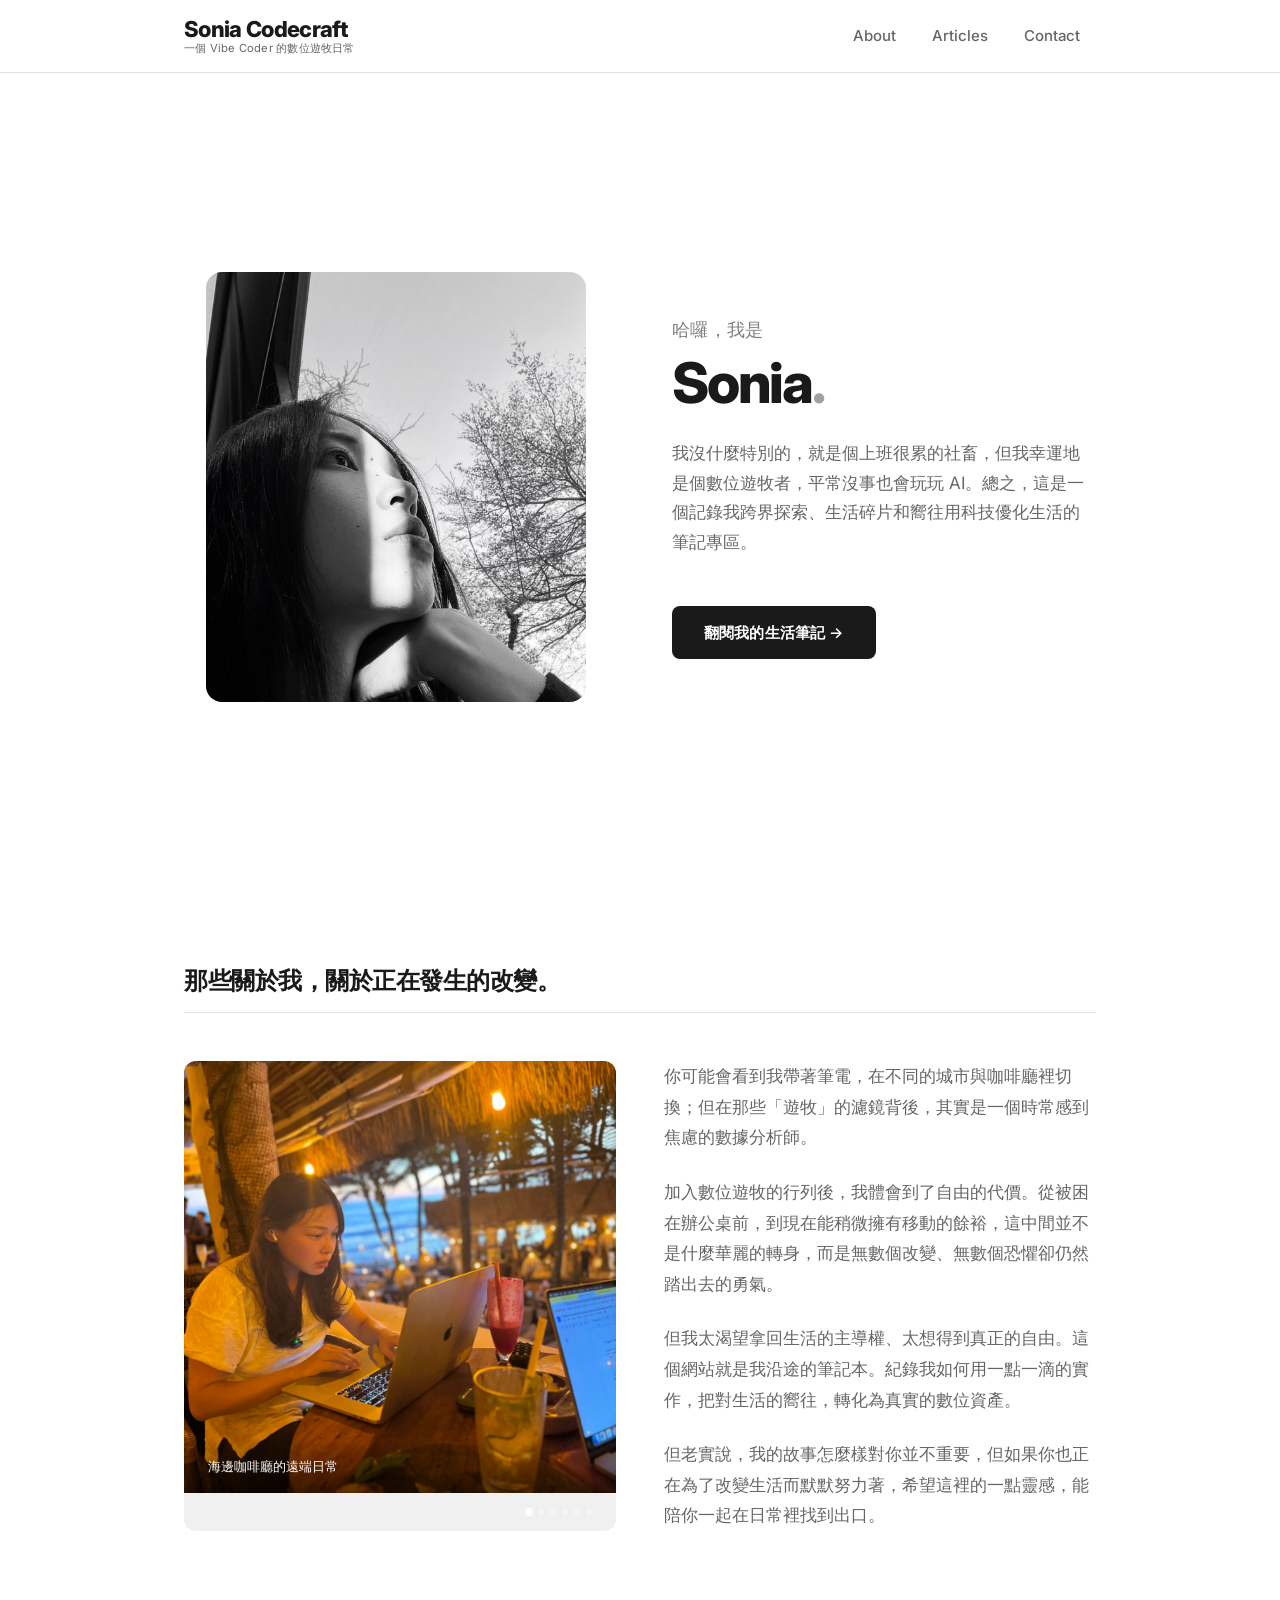
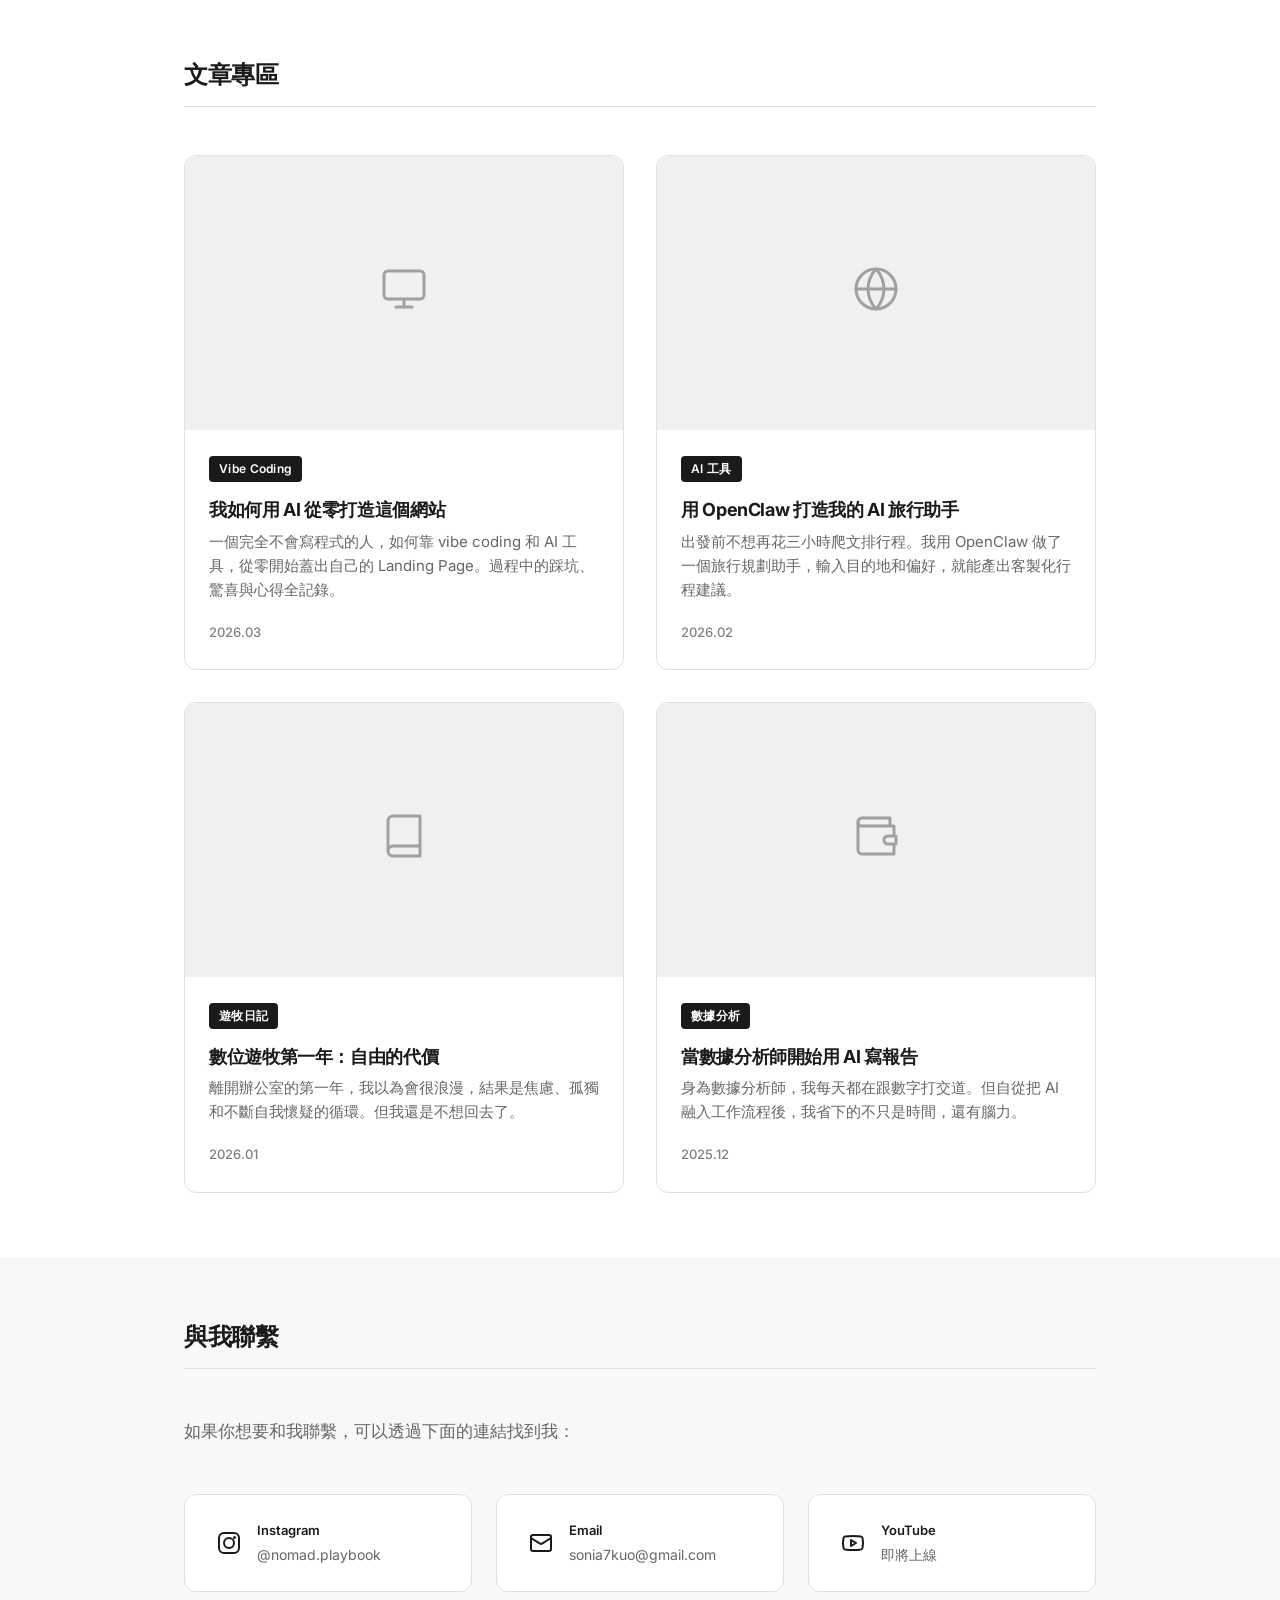
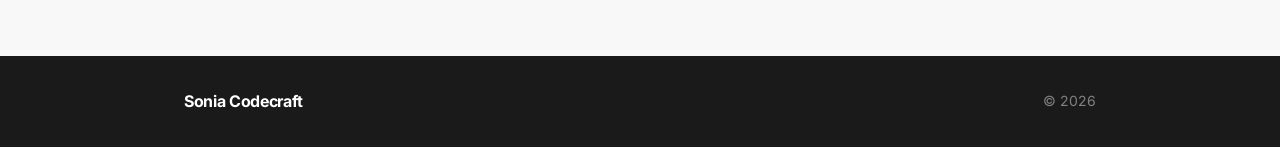
<file: index.html>
<!DOCTYPE html>
<html lang="zh-TW">

<head>
    <meta charset="UTF-8">
    <meta name="viewport" content="width=device-width, initial-scale=1.0">
    <meta name="description" content="Sonia — Data analyst, digital nomad, and creator. Building clean digital experiences with data logic, creative vision, and AI tools.">
    <meta name="author" content="Sonia">
    <meta name="robots" content="index, follow">

    <!-- Open Graph -->
    <meta property="og:type" content="website">
    <meta property="og:title" content="Sonia Codecraft｜一個 Vibe Coder 的數位遊牧日常">
    <meta property="og:description" content="Building clean digital experiences with data logic, creative vision, and AI tools.">
    <meta property="og:locale" content="en_US">

    <title>Sonia Codecraft｜一個 Vibe Coder 的數位遊牧日常</title>
    <link rel="preconnect" href="https://fonts.googleapis.com">
    <link rel="preconnect" href="https://fonts.gstatic.com" crossorigin>
    <link href="https://fonts.googleapis.com/css2?family=Inter:wght@400;500;600;700;800&display=swap" rel="stylesheet">
    <link rel="stylesheet" href="index.css">
</head>

<body>
    <!-- Header -->
    <header class="header">
        <div class="container">
            <a href="#hero" class="logo">
                <span class="logo-text">
                    <span class="logo-title">Sonia Codecraft</span>
                    <span class="logo-subtitle">一個 Vibe Coder 的數位遊牧日常</span>
                </span>
            </a>
            <nav class="nav" id="mainNav">
                <a href="#about" class="nav-link">About</a>
                <a href="#projects" class="nav-link">Articles</a>
                <a href="#connect" class="nav-link">Contact</a>
            </nav>
            <button class="menu-toggle" id="menuToggle" aria-label="Toggle menu">
                <span></span>
                <span></span>
                <span></span>
            </button>
        </div>
    </header>

    <!-- Hero -->
    <section id="hero" class="hero">
        <div class="container hero-layout">
            <div class="hero-image">
                <img src="images/articles/hero2.png" alt="Sonia">
            </div>
            <div class="hero-text">
                <p class="hero-greeting">哈囉，我是</p>
                <h1 class="hero-name">Sonia<span class="hero-dot">.</span></h1>
                <p class="hero-description">我沒什麼特別的，就是個上班很累的社畜，但我幸運地是個數位遊牧者，平常沒事也會玩玩 AI。總之，這是一個記錄我跨界探索、生活碎片和嚮往用科技優化生活的筆記專區。</p>
                <a href="#projects" class="hero-cta">翻閱我的生活筆記 →</a>
            </div>
        </div>
    </section>

    <!-- About -->
    <section id="about" class="section">
        <div class="container">
            <h2 class="section-heading">那些關於我，關於正在發生的改變。</h2>
            <div class="about-layout">
                <div class="about-carousel" id="aboutCarousel">
                    <div class="about-carousel-track" id="aboutCarouselTrack">
                        <div class="about-carousel-slide">
                            <img src="images/articles/nomad1.jpeg" alt="海邊咖啡廳工作">
                            <span class="about-carousel-caption">海邊咖啡廳的遠端日常</span>
                        </div>
                        <div class="about-carousel-slide">
                            <img src="images/articles/Nomad2.png" alt="背包出發">
                            <span class="about-carousel-caption">背起背包，走在路上</span>
                        </div>
                        <div class="about-carousel-slide">
                            <img src="images/articles/Nomad3.png" alt="與毛孩的相遇">
                            <span class="about-carousel-caption">旅途中的毛孩相遇</span>
                        </div>
                        <div class="about-carousel-slide">
                            <img src="images/articles/Nomad4.png" alt="機場出發">
                            <span class="about-carousel-caption">又一次的出發</span>
                        </div>
                        <div class="about-carousel-slide">
                            <img src="images/articles/Nomad5.png" alt="咖啡廳窗邊工作">
                            <span class="about-carousel-caption">窗邊的工作角落</span>
                        </div>
                        <div class="about-carousel-slide">
                            <img src="images/articles/Nomad6.png" alt="咖啡時光">
                            <span class="about-carousel-caption">一杯咖啡的時光</span>
                        </div>
                    </div>
                    <div class="about-carousel-dots" id="aboutCarouselDots">
                        <span class="about-carousel-dot active" data-index="0"></span>
                        <span class="about-carousel-dot" data-index="1"></span>
                        <span class="about-carousel-dot" data-index="2"></span>
                        <span class="about-carousel-dot" data-index="3"></span>
                        <span class="about-carousel-dot" data-index="4"></span>
                        <span class="about-carousel-dot" data-index="5"></span>
                    </div>
                </div>
                <div class="about-content">
                    <p>你可能會看到我帶著筆電，在不同的城市與咖啡廳裡切換；但在那些「遊牧」的濾鏡背後，其實是一個時常感到焦慮的數據分析師。</p>
                    <p>加入數位遊牧的行列後，我體會到了自由的代價。從被困在辦公桌前，到現在能稍微擁有移動的餘裕，這中間並不是什麼華麗的轉身，而是無數個改變、無數個恐懼卻仍然踏出去的勇氣。</p>
                    <p>但我太渴望拿回生活的主導權、太想得到真正的自由。這個網站就是我沿途的筆記本。紀錄我如何用一點一滴的實作，把對生活的嚮往，轉化為真實的數位資產。</p>
                    <p>但老實說，我的故事怎麼樣對你並不重要，但如果你也正在為了改變生活而默默努力著，希望這裡的一點靈感，能陪你一起在日常裡找到出口。</p>
                </div>
            </div>
        </div>
    </section>

    <!-- Projects -->
    <section id="projects" class="section">
        <div class="container">
            <h2 class="section-heading">文章專區</h2>
            <div class="projects-grid">
                <a href="article-vibe-coding.html" class="project-card">
                    <div class="project-image">
                        <div class="project-placeholder">
                            <svg width="48" height="48" viewBox="0 0 24 24" fill="none" stroke="currentColor" stroke-width="1.5" stroke-linecap="round" stroke-linejoin="round"><rect x="2" y="3" width="20" height="14" rx="2"/><path d="M8 21h8"/><path d="M12 17v4"/></svg>
                        </div>
                    </div>
                    <div class="project-content">
                        <span class="project-tag">Vibe Coding</span>
                        <h3 class="project-title">我如何用 AI 從零打造這個網站</h3>
                        <p class="project-desc">一個完全不會寫程式的人，如何靠 vibe coding 和 AI 工具，從零開始蓋出自己的 Landing Page。過程中的踩坑、驚喜與心得全記錄。</p>
                        <span class="project-date">2026.03</span>
                    </div>
                </a>
                <a href="article-openclaw.html" class="project-card">
                    <div class="project-image">
                        <div class="project-placeholder">
                            <svg width="48" height="48" viewBox="0 0 24 24" fill="none" stroke="currentColor" stroke-width="1.5" stroke-linecap="round" stroke-linejoin="round"><circle cx="12" cy="12" r="10"/><path d="M2 12h20"/><path d="M12 2a15.3 15.3 0 0 1 4 10 15.3 15.3 0 0 1-4 10 15.3 15.3 0 0 1-4-10 15.3 15.3 0 0 1 4-10z"/></svg>
                        </div>
                    </div>
                    <div class="project-content">
                        <span class="project-tag">AI 工具</span>
                        <h3 class="project-title">用 OpenClaw 打造我的 AI 旅行助手</h3>
                        <p class="project-desc">出發前不想再花三小時爬文排行程。我用 OpenClaw 做了一個旅行規劃助手，輸入目的地和偏好，就能產出客製化行程建議。</p>
                        <span class="project-date">2026.02</span>
                    </div>
                </a>
                <a href="article-nomad.html" class="project-card">
                    <div class="project-image">
                        <div class="project-placeholder">
                            <svg width="48" height="48" viewBox="0 0 24 24" fill="none" stroke="currentColor" stroke-width="1.5" stroke-linecap="round" stroke-linejoin="round"><path d="M4 19.5v-15A2.5 2.5 0 0 1 6.5 2H20v20H6.5a2.5 2.5 0 0 1 0-5H20"/></svg>
                        </div>
                    </div>
                    <div class="project-content">
                        <span class="project-tag">遊牧日記</span>
                        <h3 class="project-title">數位遊牧第一年：自由的代價</h3>
                        <p class="project-desc">離開辦公室的第一年，我以為會很浪漫，結果是焦慮、孤獨和不斷自我懷疑的循環。但我還是不想回去了。</p>
                        <span class="project-date">2026.01</span>
                    </div>
                </a>
                <a href="article-data-ai.html" class="project-card">
                    <div class="project-image">
                        <div class="project-placeholder">
                            <svg width="48" height="48" viewBox="0 0 24 24" fill="none" stroke="currentColor" stroke-width="1.5" stroke-linecap="round" stroke-linejoin="round"><path d="M21 12V7H5a2 2 0 0 1 0-4h14v4"/><path d="M3 5v14a2 2 0 0 0 2 2h16v-5"/><path d="M18 12a2 2 0 0 0 0 4h4v-4Z"/></svg>
                        </div>
                    </div>
                    <div class="project-content">
                        <span class="project-tag">數據分析</span>
                        <h3 class="project-title">當數據分析師開始用 AI 寫報告</h3>
                        <p class="project-desc">身為數據分析師，我每天都在跟數字打交道。但自從把 AI 融入工作流程後，我省下的不只是時間，還有腦力。</p>
                        <span class="project-date">2025.12</span>
                    </div>
                </a>
            </div>
        </div>
    </section>

    <!-- Connect -->
    <section id="connect" class="section section-alt">
        <div class="container">
            <h2 class="section-heading">與我聯繫</h2>
            <p class="connect-subtitle">如果你想要和我聯繫，可以透過下面的連結找到我：</p>
            <div class="connect-links">
                <a href="https://www.instagram.com/nomad.playbook" target="_blank" rel="noopener" class="connect-card">
                    <svg width="24" height="24" viewBox="0 0 24 24" fill="none" stroke="currentColor" stroke-width="2" stroke-linecap="round" stroke-linejoin="round"><rect x="2" y="2" width="20" height="20" rx="5"/><circle cx="12" cy="12" r="5"/><circle cx="17.5" cy="6.5" r="1.5" fill="currentColor" stroke="none"/></svg>
                    <div class="connect-card-text">
                        <span class="connect-card-label">Instagram</span>
                        <span class="connect-card-handle">@nomad.playbook</span>
                    </div>
                </a>
                <a href="mailto:sonia7kuo@gmail.com" class="connect-card">
                    <svg width="24" height="24" viewBox="0 0 24 24" fill="none" stroke="currentColor" stroke-width="2" stroke-linecap="round" stroke-linejoin="round"><rect x="2" y="4" width="20" height="16" rx="2"/><path d="m22 7-8.97 5.7a1.94 1.94 0 0 1-2.06 0L2 7"/></svg>
                    <div class="connect-card-text">
                        <span class="connect-card-label">Email</span>
                        <span class="connect-card-handle">sonia7kuo@gmail.com</span>
                    </div>
                </a>
                <a href="#" class="connect-card connect-card-soon">
                    <svg width="24" height="24" viewBox="0 0 24 24" fill="none" stroke="currentColor" stroke-width="2" stroke-linecap="round" stroke-linejoin="round"><path d="M2.5 17a24.12 24.12 0 0 1 0-10 2 2 0 0 1 1.4-1.4 49.56 49.56 0 0 1 16.2 0A2 2 0 0 1 21.5 7a24.12 24.12 0 0 1 0 10 2 2 0 0 1-1.4 1.4 49.55 49.55 0 0 1-16.2 0A2 2 0 0 1 2.5 17"/><path d="m10 15 5-3-5-3z"/></svg>
                    <div class="connect-card-text">
                        <span class="connect-card-label">YouTube</span>
                        <span class="connect-card-handle">即將上線</span>
                    </div>
                </a>
            </div>
        </div>
    </section>

    <!-- Footer -->
    <footer class="footer">
        <div class="container">
            <div class="footer-simple">
                <span class="footer-name">Sonia Codecraft</span>
                <span class="footer-copy">© 2026</span>
            </div>
        </div>
    </footer>

    <script src="main.js"></script>
</body>

</html>
</file>
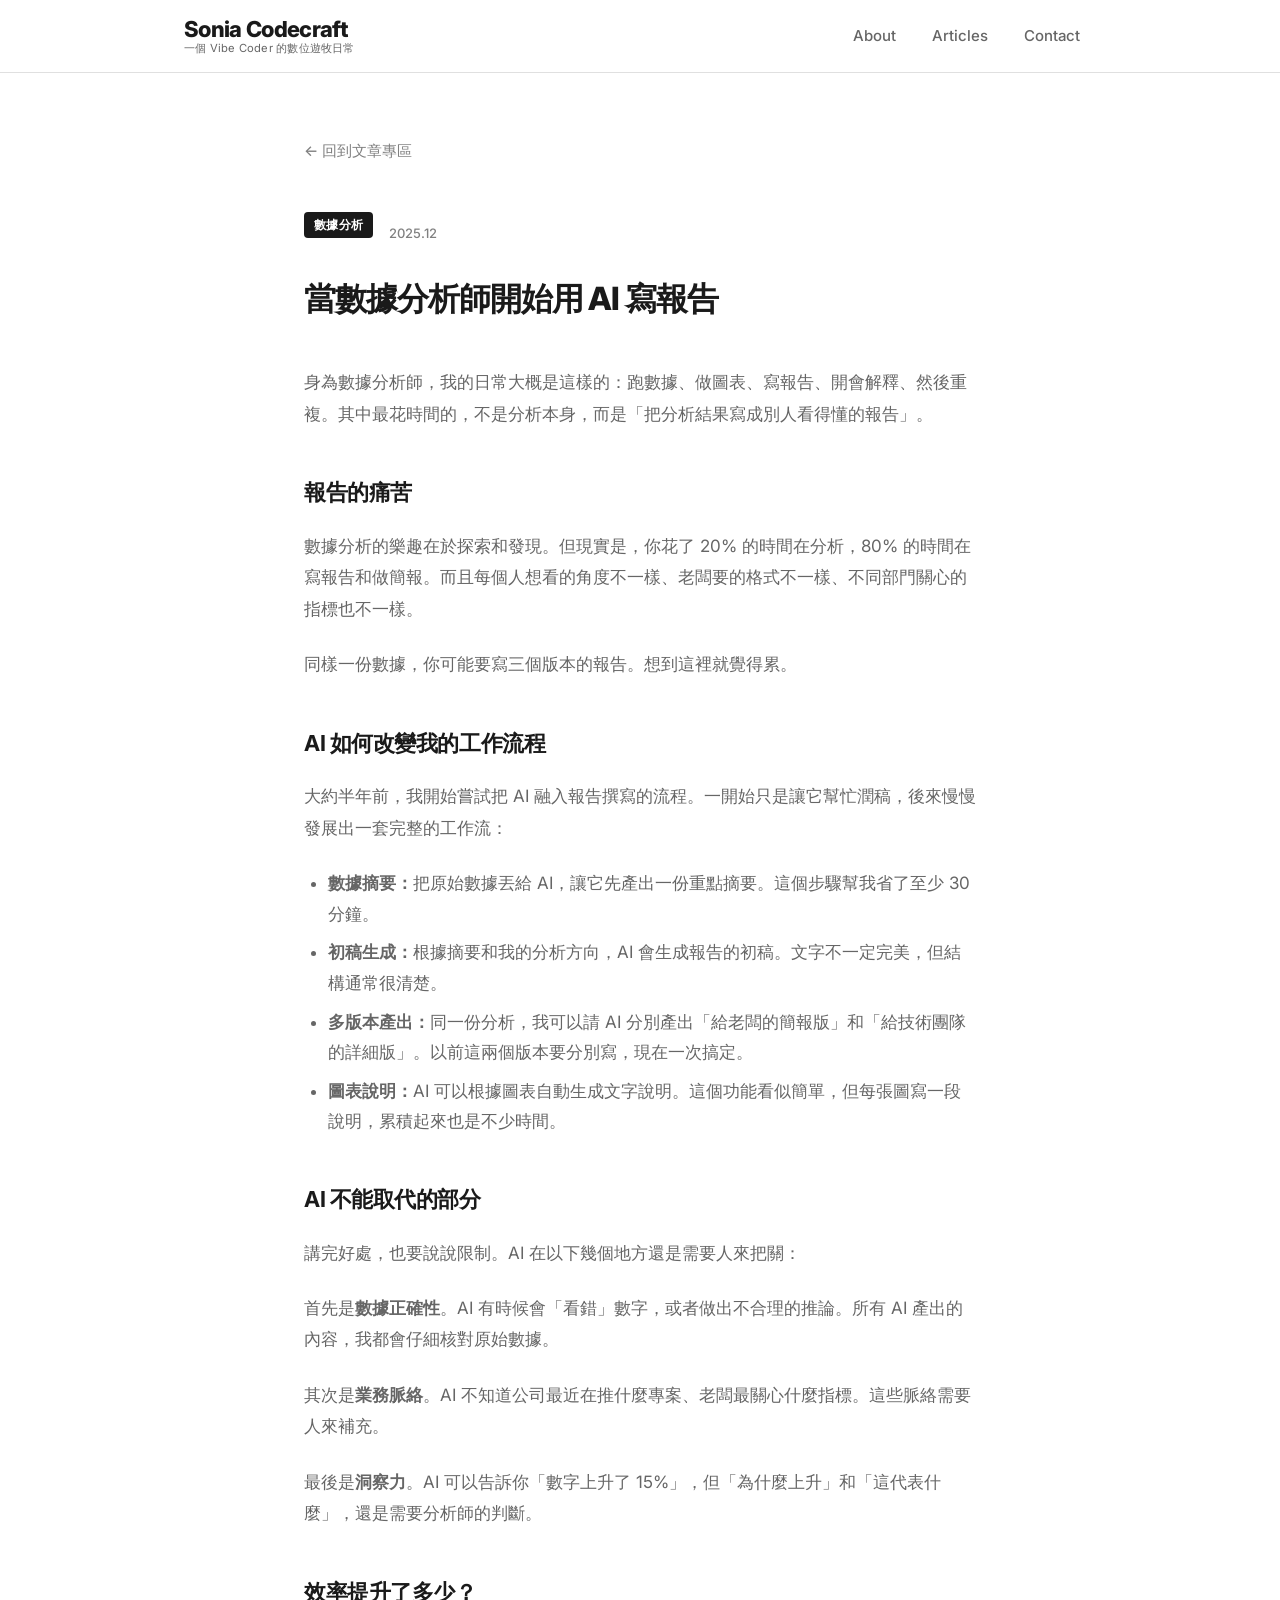
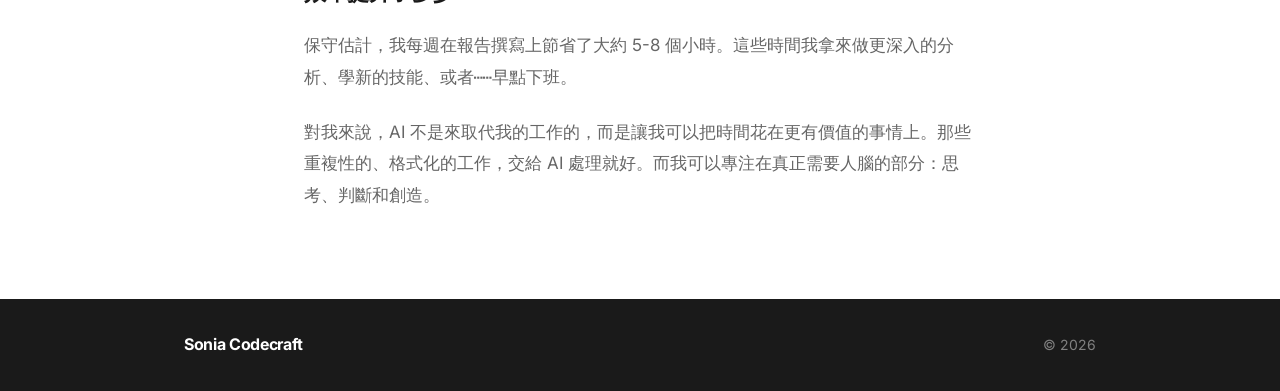
<file: article-data-ai.html>
<!DOCTYPE html>
<html lang="zh-TW">

<head>
    <meta charset="UTF-8">
    <meta name="viewport" content="width=device-width, initial-scale=1.0">
    <title>當數據分析師開始用 AI 寫報告｜Sonia Codecraft</title>
    <link rel="preconnect" href="https://fonts.googleapis.com">
    <link rel="preconnect" href="https://fonts.gstatic.com" crossorigin>
    <link href="https://fonts.googleapis.com/css2?family=Inter:wght@400;500;600;700;800&display=swap" rel="stylesheet">
    <link rel="stylesheet" href="index.css">
</head>

<body>
    <!-- Header -->
    <header class="header">
        <div class="container">
            <a href="index.html#hero" class="logo">
                <span class="logo-text">
                    <span class="logo-title">Sonia Codecraft</span>
                    <span class="logo-subtitle">一個 Vibe Coder 的數位遊牧日常</span>
                </span>
            </a>
            <nav class="nav" id="mainNav">
                <a href="index.html#about" class="nav-link">About</a>
                <a href="index.html#projects" class="nav-link">Articles</a>
                <a href="index.html#connect" class="nav-link">Contact</a>
            </nav>
            <button class="menu-toggle" id="menuToggle" aria-label="Toggle menu">
                <span></span>
                <span></span>
                <span></span>
            </button>
        </div>
    </header>

    <!-- Article -->
    <article class="article">
        <div class="container">
            <a href="index.html#projects" class="article-back">← 回到文章專區</a>
            <div class="article-meta">
                <span class="project-tag">數據分析</span>
                <span class="article-date">2025.12</span>
            </div>
            <h1 class="article-title">當數據分析師開始用 AI 寫報告</h1>

            <div class="article-body">
                <p>身為數據分析師，我的日常大概是這樣的：跑數據、做圖表、寫報告、開會解釋、然後重複。其中最花時間的，不是分析本身，而是「把分析結果寫成別人看得懂的報告」。</p>

                <h2>報告的痛苦</h2>
                <p>數據分析的樂趣在於探索和發現。但現實是，你花了 20% 的時間在分析，80% 的時間在寫報告和做簡報。而且每個人想看的角度不一樣、老闆要的格式不一樣、不同部門關心的指標也不一樣。</p>
                <p>同樣一份數據，你可能要寫三個版本的報告。想到這裡就覺得累。</p>

                <h2>AI 如何改變我的工作流程</h2>
                <p>大約半年前，我開始嘗試把 AI 融入報告撰寫的流程。一開始只是讓它幫忙潤稿，後來慢慢發展出一套完整的工作流：</p>
                <ul>
                    <li><strong>數據摘要：</strong>把原始數據丟給 AI，讓它先產出一份重點摘要。這個步驟幫我省了至少 30 分鐘。</li>
                    <li><strong>初稿生成：</strong>根據摘要和我的分析方向，AI 會生成報告的初稿。文字不一定完美，但結構通常很清楚。</li>
                    <li><strong>多版本產出：</strong>同一份分析，我可以請 AI 分別產出「給老闆的簡報版」和「給技術團隊的詳細版」。以前這兩個版本要分別寫，現在一次搞定。</li>
                    <li><strong>圖表說明：</strong>AI 可以根據圖表自動生成文字說明。這個功能看似簡單，但每張圖寫一段說明，累積起來也是不少時間。</li>
                </ul>

                <h2>AI 不能取代的部分</h2>
                <p>講完好處，也要說說限制。AI 在以下幾個地方還是需要人來把關：</p>
                <p>首先是<strong>數據正確性</strong>。AI 有時候會「看錯」數字，或者做出不合理的推論。所有 AI 產出的內容，我都會仔細核對原始數據。</p>
                <p>其次是<strong>業務脈絡</strong>。AI 不知道公司最近在推什麼專案、老闆最關心什麼指標。這些脈絡需要人來補充。</p>
                <p>最後是<strong>洞察力</strong>。AI 可以告訴你「數字上升了 15%」，但「為什麼上升」和「這代表什麼」，還是需要分析師的判斷。</p>

                <h2>效率提升了多少？</h2>
                <p>保守估計，我每週在報告撰寫上節省了大約 5-8 個小時。這些時間我拿來做更深入的分析、學新的技能、或者⋯⋯早點下班。</p>
                <p>對我來說，AI 不是來取代我的工作的，而是讓我可以把時間花在更有價值的事情上。那些重複性的、格式化的工作，交給 AI 處理就好。而我可以專注在真正需要人腦的部分：思考、判斷和創造。</p>
            </div>
        </div>
    </article>

    <!-- Footer -->
    <footer class="footer">
        <div class="container">
            <div class="footer-simple">
                <span class="footer-name">Sonia Codecraft</span>
                <span class="footer-copy">© 2026</span>
            </div>
        </div>
    </footer>

    <script src="main.js"></script>
</body>

</html>
</file>
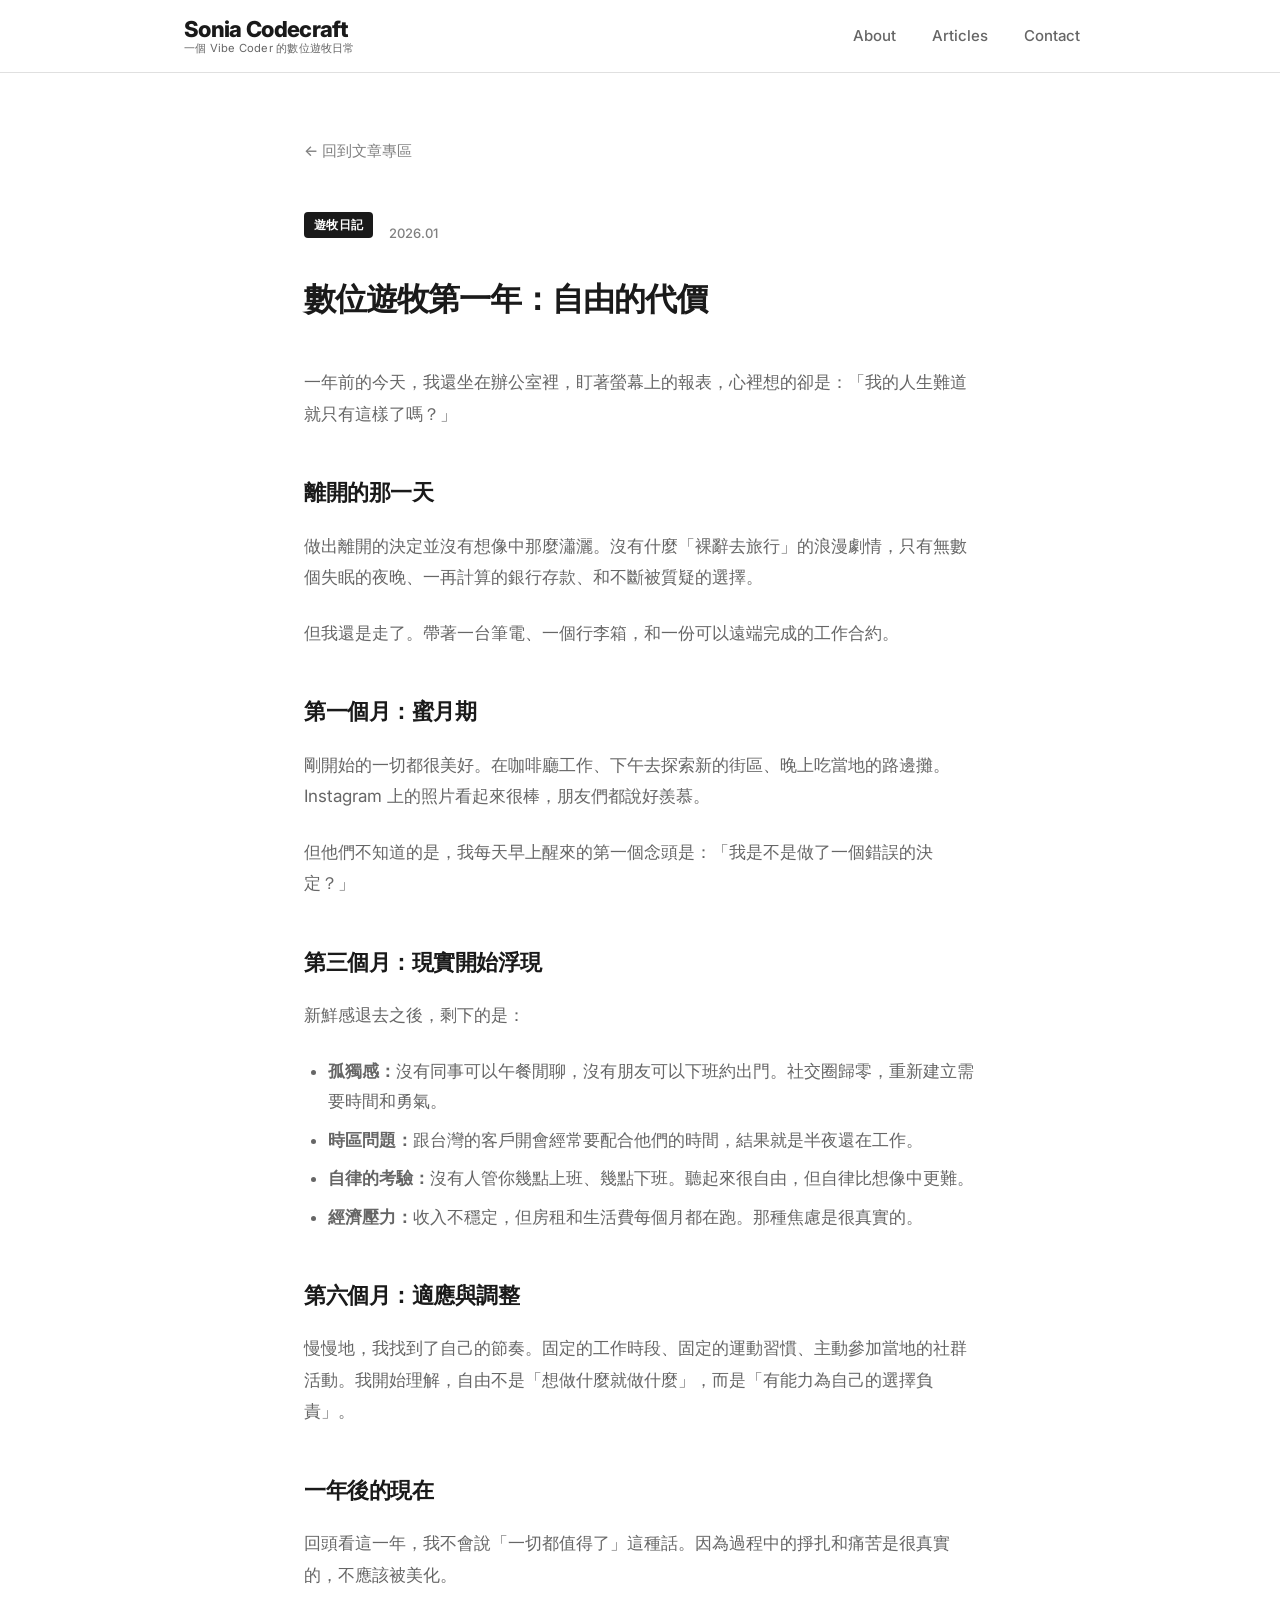
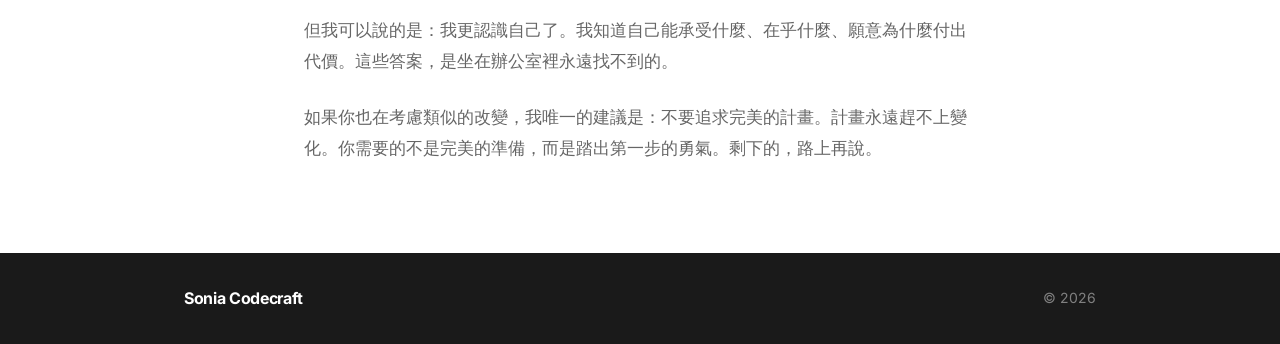
<file: article-nomad.html>
<!DOCTYPE html>
<html lang="zh-TW">

<head>
    <meta charset="UTF-8">
    <meta name="viewport" content="width=device-width, initial-scale=1.0">
    <title>數位遊牧第一年：自由的代價｜Sonia Codecraft</title>
    <link rel="preconnect" href="https://fonts.googleapis.com">
    <link rel="preconnect" href="https://fonts.gstatic.com" crossorigin>
    <link href="https://fonts.googleapis.com/css2?family=Inter:wght@400;500;600;700;800&display=swap" rel="stylesheet">
    <link rel="stylesheet" href="index.css">
</head>

<body>
    <!-- Header -->
    <header class="header">
        <div class="container">
            <a href="index.html#hero" class="logo">
                <span class="logo-text">
                    <span class="logo-title">Sonia Codecraft</span>
                    <span class="logo-subtitle">一個 Vibe Coder 的數位遊牧日常</span>
                </span>
            </a>
            <nav class="nav" id="mainNav">
                <a href="index.html#about" class="nav-link">About</a>
                <a href="index.html#projects" class="nav-link">Articles</a>
                <a href="index.html#connect" class="nav-link">Contact</a>
            </nav>
            <button class="menu-toggle" id="menuToggle" aria-label="Toggle menu">
                <span></span>
                <span></span>
                <span></span>
            </button>
        </div>
    </header>

    <!-- Article -->
    <article class="article">
        <div class="container">
            <a href="index.html#projects" class="article-back">← 回到文章專區</a>
            <div class="article-meta">
                <span class="project-tag">遊牧日記</span>
                <span class="article-date">2026.01</span>
            </div>
            <h1 class="article-title">數位遊牧第一年：自由的代價</h1>

            <div class="article-body">
                <p>一年前的今天，我還坐在辦公室裡，盯著螢幕上的報表，心裡想的卻是：「我的人生難道就只有這樣了嗎？」</p>

                <h2>離開的那一天</h2>
                <p>做出離開的決定並沒有想像中那麼瀟灑。沒有什麼「裸辭去旅行」的浪漫劇情，只有無數個失眠的夜晚、一再計算的銀行存款、和不斷被質疑的選擇。</p>
                <p>但我還是走了。帶著一台筆電、一個行李箱，和一份可以遠端完成的工作合約。</p>

                <h2>第一個月：蜜月期</h2>
                <p>剛開始的一切都很美好。在咖啡廳工作、下午去探索新的街區、晚上吃當地的路邊攤。Instagram 上的照片看起來很棒，朋友們都說好羨慕。</p>
                <p>但他們不知道的是，我每天早上醒來的第一個念頭是：「我是不是做了一個錯誤的決定？」</p>

                <h2>第三個月：現實開始浮現</h2>
                <p>新鮮感退去之後，剩下的是：</p>
                <ul>
                    <li><strong>孤獨感：</strong>沒有同事可以午餐閒聊，沒有朋友可以下班約出門。社交圈歸零，重新建立需要時間和勇氣。</li>
                    <li><strong>時區問題：</strong>跟台灣的客戶開會經常要配合他們的時間，結果就是半夜還在工作。</li>
                    <li><strong>自律的考驗：</strong>沒有人管你幾點上班、幾點下班。聽起來很自由，但自律比想像中更難。</li>
                    <li><strong>經濟壓力：</strong>收入不穩定，但房租和生活費每個月都在跑。那種焦慮是很真實的。</li>
                </ul>

                <h2>第六個月：適應與調整</h2>
                <p>慢慢地，我找到了自己的節奏。固定的工作時段、固定的運動習慣、主動參加當地的社群活動。我開始理解，自由不是「想做什麼就做什麼」，而是「有能力為自己的選擇負責」。</p>

                <h2>一年後的現在</h2>
                <p>回頭看這一年，我不會說「一切都值得了」這種話。因為過程中的掙扎和痛苦是很真實的，不應該被美化。</p>
                <p>但我可以說的是：我更認識自己了。我知道自己能承受什麼、在乎什麼、願意為什麼付出代價。這些答案，是坐在辦公室裡永遠找不到的。</p>
                <p>如果你也在考慮類似的改變，我唯一的建議是：不要追求完美的計畫。計畫永遠趕不上變化。你需要的不是完美的準備，而是踏出第一步的勇氣。剩下的，路上再說。</p>
            </div>
        </div>
    </article>

    <!-- Footer -->
    <footer class="footer">
        <div class="container">
            <div class="footer-simple">
                <span class="footer-name">Sonia Codecraft</span>
                <span class="footer-copy">© 2026</span>
            </div>
        </div>
    </footer>

    <script src="main.js"></script>
</body>

</html>
</file>
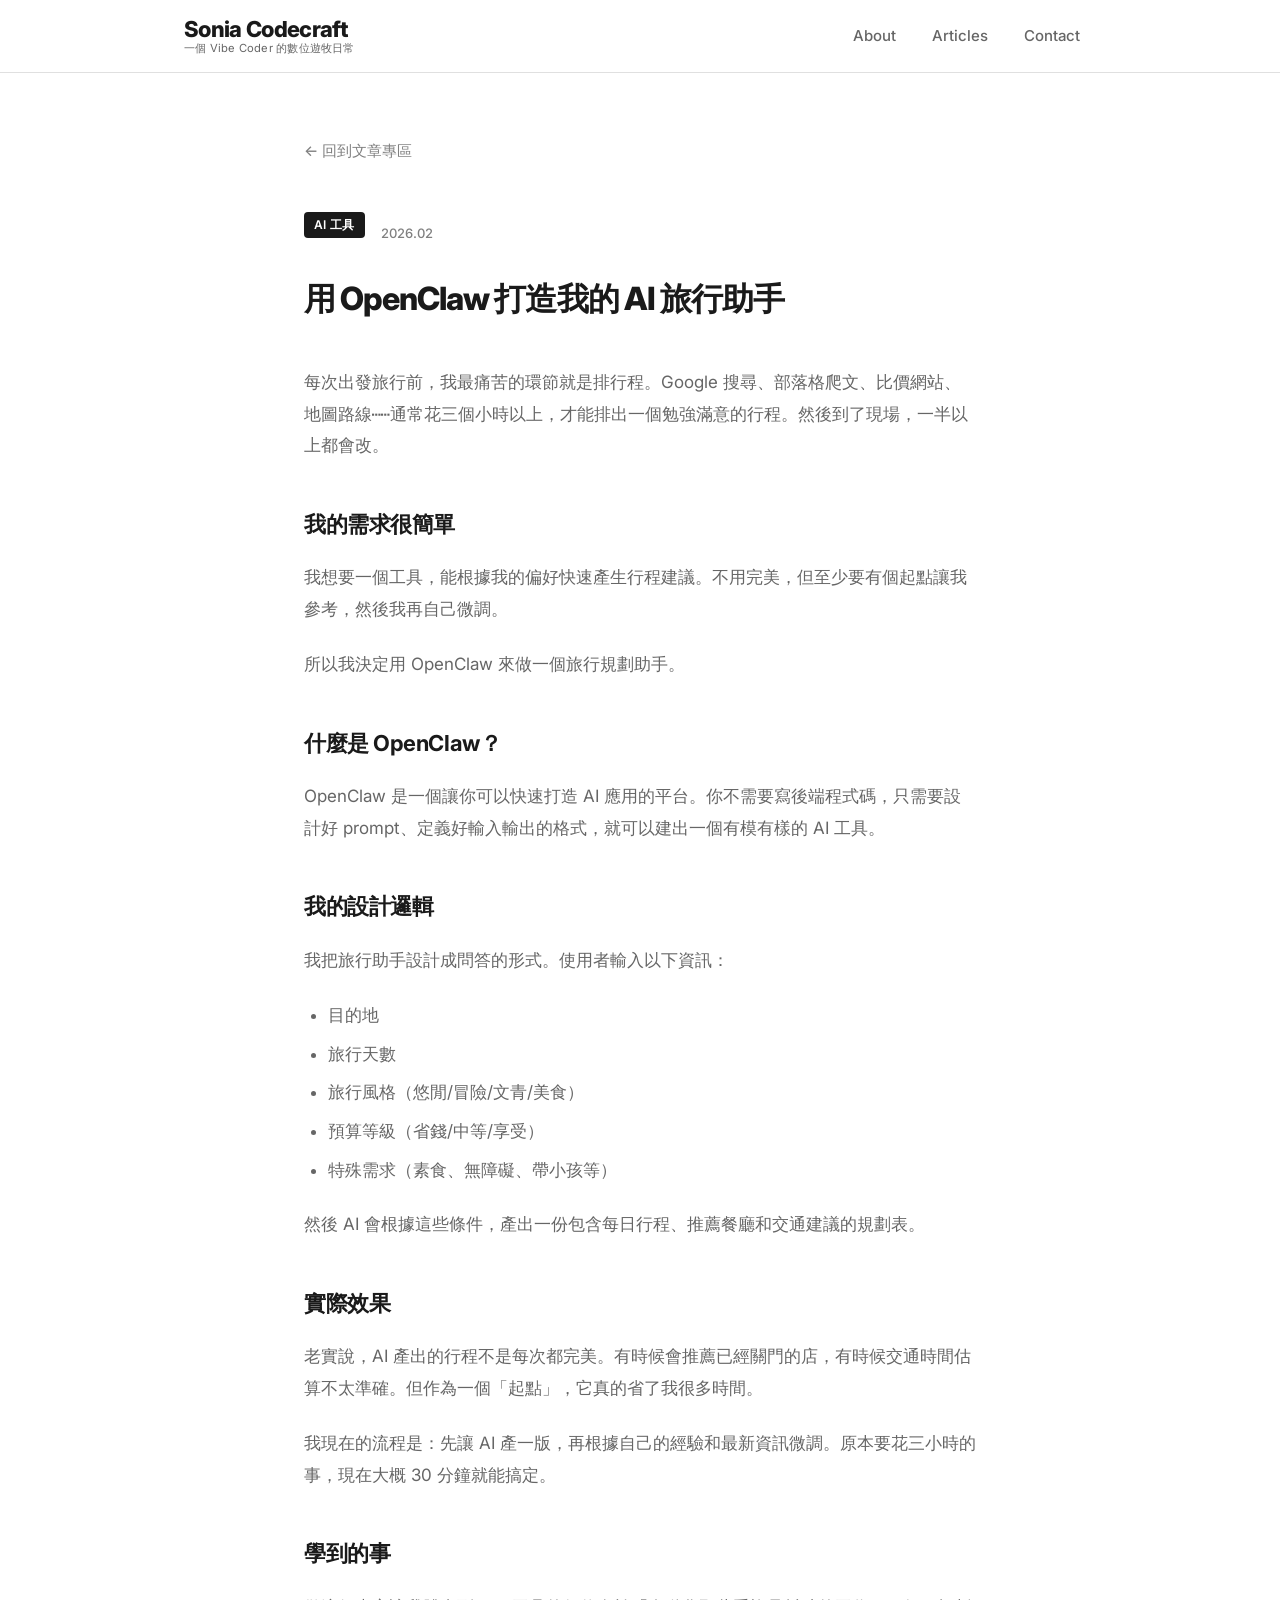
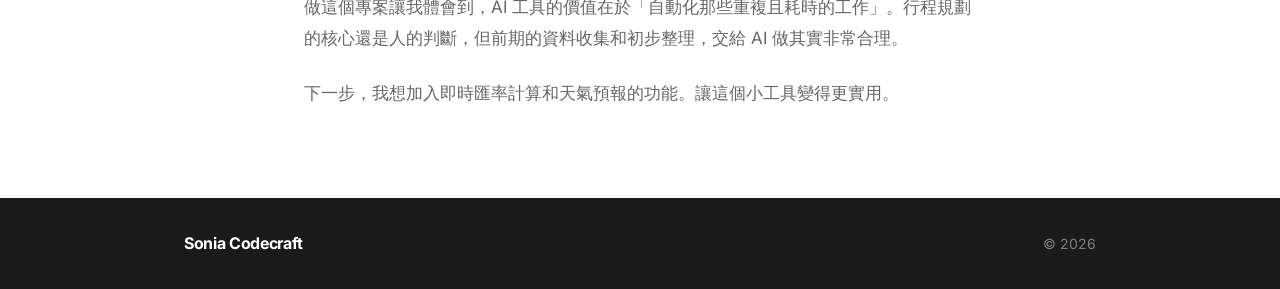
<file: article-openclaw.html>
<!DOCTYPE html>
<html lang="zh-TW">

<head>
    <meta charset="UTF-8">
    <meta name="viewport" content="width=device-width, initial-scale=1.0">
    <title>用 OpenClaw 打造我的 AI 旅行助手｜Sonia Codecraft</title>
    <link rel="preconnect" href="https://fonts.googleapis.com">
    <link rel="preconnect" href="https://fonts.gstatic.com" crossorigin>
    <link href="https://fonts.googleapis.com/css2?family=Inter:wght@400;500;600;700;800&display=swap" rel="stylesheet">
    <link rel="stylesheet" href="index.css">
</head>

<body>
    <!-- Header -->
    <header class="header">
        <div class="container">
            <a href="index.html#hero" class="logo">
                <span class="logo-text">
                    <span class="logo-title">Sonia Codecraft</span>
                    <span class="logo-subtitle">一個 Vibe Coder 的數位遊牧日常</span>
                </span>
            </a>
            <nav class="nav" id="mainNav">
                <a href="index.html#about" class="nav-link">About</a>
                <a href="index.html#projects" class="nav-link">Articles</a>
                <a href="index.html#connect" class="nav-link">Contact</a>
            </nav>
            <button class="menu-toggle" id="menuToggle" aria-label="Toggle menu">
                <span></span>
                <span></span>
                <span></span>
            </button>
        </div>
    </header>

    <!-- Article -->
    <article class="article">
        <div class="container">
            <a href="index.html#projects" class="article-back">← 回到文章專區</a>
            <div class="article-meta">
                <span class="project-tag">AI 工具</span>
                <span class="article-date">2026.02</span>
            </div>
            <h1 class="article-title">用 OpenClaw 打造我的 AI 旅行助手</h1>

            <div class="article-body">
                <p>每次出發旅行前，我最痛苦的環節就是排行程。Google 搜尋、部落格爬文、比價網站、地圖路線⋯⋯通常花三個小時以上，才能排出一個勉強滿意的行程。然後到了現場，一半以上都會改。</p>

                <h2>我的需求很簡單</h2>
                <p>我想要一個工具，能根據我的偏好快速產生行程建議。不用完美，但至少要有個起點讓我參考，然後我再自己微調。</p>
                <p>所以我決定用 OpenClaw 來做一個旅行規劃助手。</p>

                <h2>什麼是 OpenClaw？</h2>
                <p>OpenClaw 是一個讓你可以快速打造 AI 應用的平台。你不需要寫後端程式碼，只需要設計好 prompt、定義好輸入輸出的格式，就可以建出一個有模有樣的 AI 工具。</p>

                <h2>我的設計邏輯</h2>
                <p>我把旅行助手設計成問答的形式。使用者輸入以下資訊：</p>
                <ul>
                    <li>目的地</li>
                    <li>旅行天數</li>
                    <li>旅行風格（悠閒/冒險/文青/美食）</li>
                    <li>預算等級（省錢/中等/享受）</li>
                    <li>特殊需求（素食、無障礙、帶小孩等）</li>
                </ul>
                <p>然後 AI 會根據這些條件，產出一份包含每日行程、推薦餐廳和交通建議的規劃表。</p>

                <h2>實際效果</h2>
                <p>老實說，AI 產出的行程不是每次都完美。有時候會推薦已經關門的店，有時候交通時間估算不太準確。但作為一個「起點」，它真的省了我很多時間。</p>
                <p>我現在的流程是：先讓 AI 產一版，再根據自己的經驗和最新資訊微調。原本要花三小時的事，現在大概 30 分鐘就能搞定。</p>

                <h2>學到的事</h2>
                <p>做這個專案讓我體會到，AI 工具的價值在於「自動化那些重複且耗時的工作」。行程規劃的核心還是人的判斷，但前期的資料收集和初步整理，交給 AI 做其實非常合理。</p>
                <p>下一步，我想加入即時匯率計算和天氣預報的功能。讓這個小工具變得更實用。</p>
            </div>
        </div>
    </article>

    <!-- Footer -->
    <footer class="footer">
        <div class="container">
            <div class="footer-simple">
                <span class="footer-name">Sonia Codecraft</span>
                <span class="footer-copy">© 2026</span>
            </div>
        </div>
    </footer>

    <script src="main.js"></script>
</body>

</html>
</file>
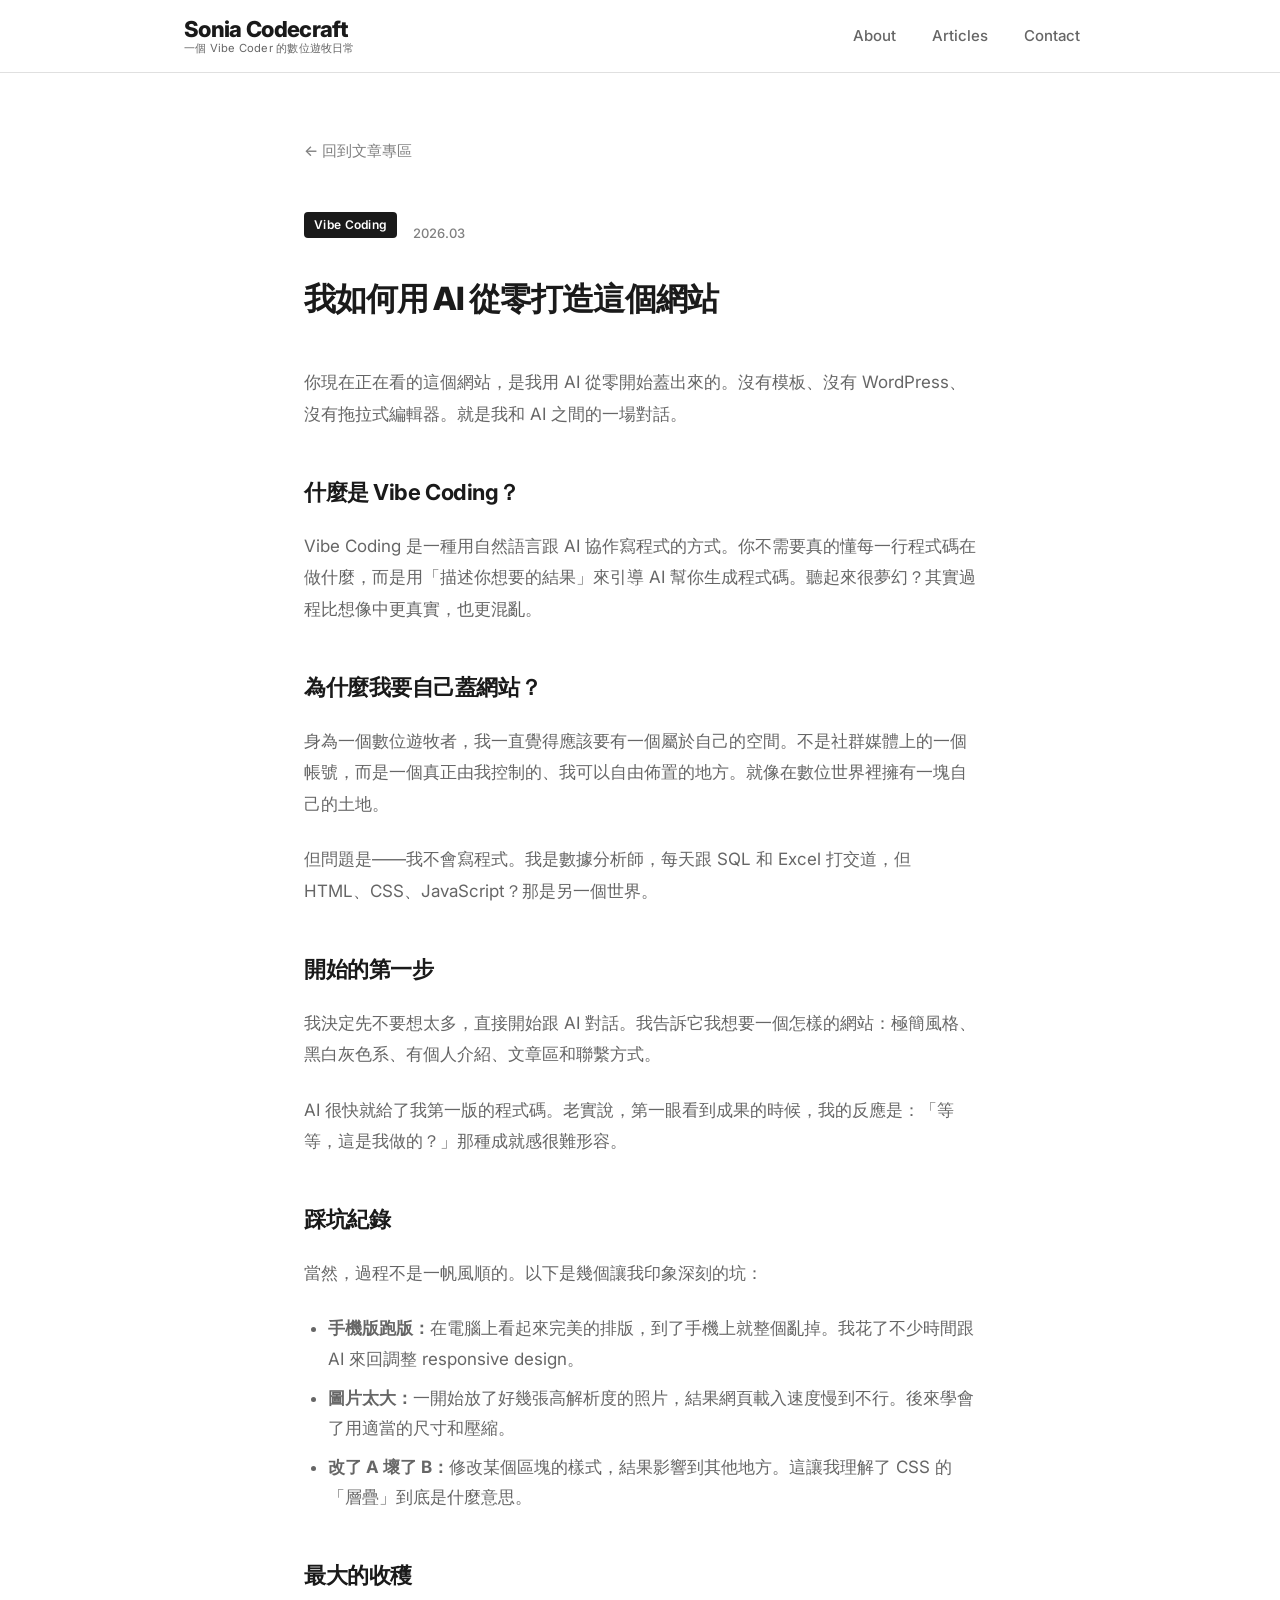
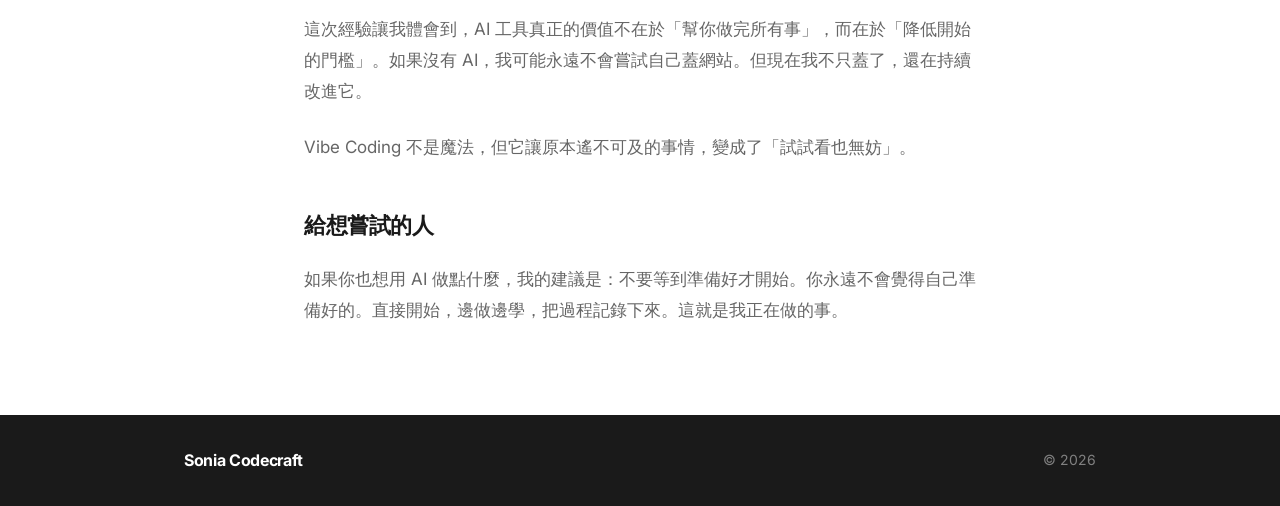
<file: article-vibe-coding.html>
<!DOCTYPE html>
<html lang="zh-TW">

<head>
    <meta charset="UTF-8">
    <meta name="viewport" content="width=device-width, initial-scale=1.0">
    <title>我如何用 AI 從零打造這個網站｜Sonia Codecraft</title>
    <link rel="preconnect" href="https://fonts.googleapis.com">
    <link rel="preconnect" href="https://fonts.gstatic.com" crossorigin>
    <link href="https://fonts.googleapis.com/css2?family=Inter:wght@400;500;600;700;800&display=swap" rel="stylesheet">
    <link rel="stylesheet" href="index.css">
</head>

<body>
    <!-- Header -->
    <header class="header">
        <div class="container">
            <a href="index.html#hero" class="logo">
                <span class="logo-text">
                    <span class="logo-title">Sonia Codecraft</span>
                    <span class="logo-subtitle">一個 Vibe Coder 的數位遊牧日常</span>
                </span>
            </a>
            <nav class="nav" id="mainNav">
                <a href="index.html#about" class="nav-link">About</a>
                <a href="index.html#projects" class="nav-link">Articles</a>
                <a href="index.html#connect" class="nav-link">Contact</a>
            </nav>
            <button class="menu-toggle" id="menuToggle" aria-label="Toggle menu">
                <span></span>
                <span></span>
                <span></span>
            </button>
        </div>
    </header>

    <!-- Article -->
    <article class="article">
        <div class="container">
            <a href="index.html#projects" class="article-back">← 回到文章專區</a>
            <div class="article-meta">
                <span class="project-tag">Vibe Coding</span>
                <span class="article-date">2026.03</span>
            </div>
            <h1 class="article-title">我如何用 AI 從零打造這個網站</h1>

            <div class="article-body">
                <p>你現在正在看的這個網站，是我用 AI 從零開始蓋出來的。沒有模板、沒有 WordPress、沒有拖拉式編輯器。就是我和 AI 之間的一場對話。</p>

                <h2>什麼是 Vibe Coding？</h2>
                <p>Vibe Coding 是一種用自然語言跟 AI 協作寫程式的方式。你不需要真的懂每一行程式碼在做什麼，而是用「描述你想要的結果」來引導 AI 幫你生成程式碼。聽起來很夢幻？其實過程比想像中更真實，也更混亂。</p>

                <h2>為什麼我要自己蓋網站？</h2>
                <p>身為一個數位遊牧者，我一直覺得應該要有一個屬於自己的空間。不是社群媒體上的一個帳號，而是一個真正由我控制的、我可以自由佈置的地方。就像在數位世界裡擁有一塊自己的土地。</p>
                <p>但問題是——我不會寫程式。我是數據分析師，每天跟 SQL 和 Excel 打交道，但 HTML、CSS、JavaScript？那是另一個世界。</p>

                <h2>開始的第一步</h2>
                <p>我決定先不要想太多，直接開始跟 AI 對話。我告訴它我想要一個怎樣的網站：極簡風格、黑白灰色系、有個人介紹、文章區和聯繫方式。</p>
                <p>AI 很快就給了我第一版的程式碼。老實說，第一眼看到成果的時候，我的反應是：「等等，這是我做的？」那種成就感很難形容。</p>

                <h2>踩坑紀錄</h2>
                <p>當然，過程不是一帆風順的。以下是幾個讓我印象深刻的坑：</p>
                <ul>
                    <li><strong>手機版跑版：</strong>在電腦上看起來完美的排版，到了手機上就整個亂掉。我花了不少時間跟 AI 來回調整 responsive design。</li>
                    <li><strong>圖片太大：</strong>一開始放了好幾張高解析度的照片，結果網頁載入速度慢到不行。後來學會了用適當的尺寸和壓縮。</li>
                    <li><strong>改了 A 壞了 B：</strong>修改某個區塊的樣式，結果影響到其他地方。這讓我理解了 CSS 的「層疊」到底是什麼意思。</li>
                </ul>

                <h2>最大的收穫</h2>
                <p>這次經驗讓我體會到，AI 工具真正的價值不在於「幫你做完所有事」，而在於「降低開始的門檻」。如果沒有 AI，我可能永遠不會嘗試自己蓋網站。但現在我不只蓋了，還在持續改進它。</p>
                <p>Vibe Coding 不是魔法，但它讓原本遙不可及的事情，變成了「試試看也無妨」。</p>

                <h2>給想嘗試的人</h2>
                <p>如果你也想用 AI 做點什麼，我的建議是：不要等到準備好才開始。你永遠不會覺得自己準備好的。直接開始，邊做邊學，把過程記錄下來。這就是我正在做的事。</p>
            </div>
        </div>
    </article>

    <!-- Footer -->
    <footer class="footer">
        <div class="container">
            <div class="footer-simple">
                <span class="footer-name">Sonia Codecraft</span>
                <span class="footer-copy">© 2026</span>
            </div>
        </div>
    </footer>

    <script src="main.js"></script>
</body>

</html>
</file>
<file: index.css>
/* ========================================
   Sonia — Personal Website
   Minimalist Black/White/Gray Design
   ======================================== */

/* ---------- CSS Variables ---------- */
:root {
  --black: #1a1a1a;
  --gray-900: #2d2d2d;
  --gray-800: #404040;
  --gray-700: #525252;
  --gray-600: #666666;
  --gray-500: #808080;
  --gray-400: #a0a0a0;
  --gray-300: #c0c0c0;
  --gray-200: #e0e0e0;
  --gray-100: #f0f0f0;
  --gray-50: #f8f8f8;
  --white: #ffffff;

  --text-primary: var(--black);
  --text-secondary: var(--gray-600);
  --text-muted: var(--gray-500);
  --text-light: var(--gray-400);
  --text-inverse: var(--white);

  --bg-main: var(--white);
  --bg-card: var(--white);
  --bg-subtle: var(--gray-50);
  --bg-muted: var(--gray-100);
  --bg-hover: var(--gray-100);
  --bg-header: var(--white);
  --bg-footer: var(--black);

  --border-color: var(--gray-200);
  --border-light: var(--gray-100);
  --border-radius: 12px;
  --border-radius-sm: 8px;
  --border-radius-lg: 16px;

  --shadow-sm: 0 1px 3px rgba(0, 0, 0, 0.05);
  --shadow-md: 0 4px 12px rgba(0, 0, 0, 0.08);
  --shadow-lg: 0 8px 24px rgba(0, 0, 0, 0.1);

  --spacing-xs: 0.5rem;
  --spacing-sm: 1rem;
  --spacing-md: 1.5rem;
  --spacing-lg: 2rem;
  --spacing-xl: 3rem;
  --spacing-2xl: 4rem;

  --container-max: 960px;

  --transition-fast: 0.15s ease;
  --transition-normal: 0.25s ease;
  --transition-slow: 0.4s ease;
}

/* ---------- Global Reset ---------- */
*,
*::before,
*::after {
  box-sizing: border-box;
  margin: 0;
  padding: 0;
}

html {
  scroll-behavior: smooth;
}

body {
  font-family: 'Inter', -apple-system, BlinkMacSystemFont, 'Segoe UI', Roboto, sans-serif;
  font-size: 16px;
  line-height: 1.7;
  color: var(--text-primary);
  background-color: var(--bg-main);
  -webkit-font-smoothing: antialiased;
  -moz-osx-font-smoothing: grayscale;
}

a {
  text-decoration: none;
  color: inherit;
  transition: all var(--transition-fast);
}

img {
  max-width: 100%;
  height: auto;
  display: block;
}

ul, ol {
  list-style: none;
}

button {
  cursor: pointer;
  border: none;
  background: none;
  font-family: inherit;
}

/* ---------- Typography ---------- */
h1, h2, h3, h4, h5, h6 {
  font-weight: 700;
  line-height: 1.3;
  color: var(--text-primary);
  letter-spacing: -0.02em;
}

h1 { font-size: 2.5rem; font-weight: 800; }
h2 { font-size: 1.875rem; }
h3 { font-size: 1.375rem; }
h4 { font-size: 1.125rem; }

p {
  margin-bottom: 1rem;
  color: var(--text-secondary);
}

/* ---------- Container ---------- */
.container {
  max-width: var(--container-max);
  margin: 0 auto;
  padding: 0 var(--spacing-md);
}

/* ---------- Header ---------- */
.header {
  background: var(--bg-header);
  position: sticky;
  top: 0;
  z-index: 1000;
  border-bottom: 1px solid var(--border-color);
}

.header .container {
  display: flex;
  align-items: center;
  justify-content: space-between;
  height: 72px;
}

.logo {
  font-size: 1.375rem;
  font-weight: 800;
  color: var(--text-primary);
  letter-spacing: -0.03em;
}

.logo-text {
  display: flex;
  flex-direction: column;
  line-height: 1.2;
}

.logo-title {
  font-size: 1.375rem;
  font-weight: 800;
}

.logo-subtitle {
  font-size: 0.7rem;
  font-weight: 400;
  color: var(--text-secondary);
  letter-spacing: 0.02em;
}

.nav {
  display: flex;
  align-items: center;
  gap: 4px;
}

.nav-link {
  font-weight: 500;
  font-size: 0.9375rem;
  color: var(--text-secondary);
  padding: var(--spacing-xs) var(--spacing-sm);
  border-radius: var(--border-radius-sm);
  transition: all var(--transition-fast);
}

.nav-link:hover {
  color: var(--text-primary);
  background: var(--bg-hover);
}

.nav-link.active {
  color: var(--text-primary);
  background: var(--gray-100);
  font-weight: 600;
}

/* Mobile Menu */
.menu-toggle {
  display: none;
  flex-direction: column;
  gap: 5px;
  padding: var(--spacing-xs);
  border-radius: var(--border-radius-sm);
}

.menu-toggle:hover {
  background: var(--bg-hover);
}

.menu-toggle span {
  display: block;
  width: 20px;
  height: 2px;
  background: var(--text-primary);
  border-radius: 1px;
  transition: var(--transition-fast);
}

/* ---------- Hero ---------- */
.hero {
  padding: var(--spacing-2xl) 0;
  min-height: calc(100vh - 72px);
  display: flex;
  align-items: center;
}

.hero-layout {
  display: grid;
  grid-template-columns: 1fr 1fr;
  gap: var(--spacing-2xl);
  align-items: center;
}

.hero-image {
  display: flex;
  justify-content: center;
}

.hero-image img {
  width: 100%;
  max-width: 380px;
  border-radius: var(--border-radius-lg);
  object-fit: cover;
}

.hero-greeting {
  font-size: 1.125rem;
  font-weight: 500;
  color: var(--text-muted);
  margin-bottom: var(--spacing-xs);
  letter-spacing: 0.02em;
}

.hero-name {
  font-size: 3.5rem;
  font-weight: 800;
  letter-spacing: -0.04em;
  line-height: 1.1;
  margin-bottom: var(--spacing-md);
}

.hero-dot {
  color: var(--gray-400);
}

.hero-description {
  font-size: 1.0625rem;
  color: var(--text-secondary);
  max-width: 560px;
  line-height: 1.75;
  margin-bottom: var(--spacing-xl);
}

.hero-cta {
  display: inline-block;
  font-size: 0.9375rem;
  font-weight: 600;
  color: var(--text-inverse);
  background: var(--black);
  padding: 14px 32px;
  border-radius: var(--border-radius-sm);
  transition: all var(--transition-normal);
  letter-spacing: 0.01em;
}

.hero-cta:hover {
  background: var(--gray-800);
  transform: translateY(-1px);
  box-shadow: var(--shadow-md);
}

/* ---------- Sections ---------- */
.section {
  padding: var(--spacing-2xl) 0;
}

.section-alt {
  background: var(--bg-subtle);
}

.section-heading {
  font-size: 1.5rem;
  font-weight: 700;
  margin-bottom: var(--spacing-xl);
  padding-bottom: var(--spacing-sm);
  border-bottom: 1px solid var(--border-color);
}

/* ---------- About ---------- */
.about-layout {
  display: grid;
  grid-template-columns: 1fr 1fr;
  gap: var(--spacing-xl);
  align-items: stretch;
}

.about-carousel {
  position: relative;
  border-radius: var(--border-radius);
  overflow: hidden;
  background: var(--gray-100);
}

.about-carousel-track {
  display: flex;
  transition: transform 0.5s ease;
}

.about-carousel-slide {
  min-width: 100%;
  position: relative;
}

.about-carousel-slide img {
  width: 100%;
  aspect-ratio: 1 / 1;
  object-fit: cover;
  display: block;
}

.about-carousel-caption {
  position: absolute;
  bottom: 0;
  left: 0;
  right: 0;
  padding: var(--spacing-sm) var(--spacing-md);
  background: linear-gradient(transparent, rgba(0, 0, 0, 0.6));
  color: white;
  font-size: 0.8125rem;
  font-weight: 500;
}

.about-carousel-dots {
  position: absolute;
  bottom: var(--spacing-sm);
  right: var(--spacing-md);
  display: flex;
  gap: 6px;
  z-index: 10;
}

.about-carousel-dot {
  width: 6px;
  height: 6px;
  border-radius: 50%;
  background: rgba(255, 255, 255, 0.4);
  cursor: pointer;
  transition: all var(--transition-fast);
}

.about-carousel-dot.active {
  background: white;
  transform: scale(1.3);
}

.about-content {
  max-width: 640px;
}

.about-content p {
  font-size: 1.0625rem;
  line-height: 1.8;
  margin-bottom: var(--spacing-md);
}

.about-content p:last-child {
  margin-bottom: 0;
}

/* ---------- Skills Grid ---------- */
.skills-grid {
  display: grid;
  grid-template-columns: repeat(2, 1fr);
  gap: var(--spacing-lg);
}

.skill-card {
  background: var(--bg-card);
  border: 1px solid var(--border-color);
  border-radius: var(--border-radius);
  padding: var(--spacing-lg);
  transition: all var(--transition-normal);
}

.skill-card:hover {
  border-color: var(--gray-300);
  box-shadow: var(--shadow-md);
}

.skill-icon {
  width: 48px;
  height: 48px;
  background: var(--bg-muted);
  border-radius: var(--border-radius-sm);
  display: flex;
  align-items: center;
  justify-content: center;
  margin-bottom: var(--spacing-md);
  color: var(--text-primary);
}

.skill-title {
  font-size: 1.0625rem;
  font-weight: 700;
  margin-bottom: var(--spacing-xs);
}

.skill-desc {
  font-size: 0.9375rem;
  color: var(--text-secondary);
  line-height: 1.6;
  margin: 0;
}

/* ---------- Projects Grid ---------- */
.projects-grid {
  display: grid;
  grid-template-columns: repeat(2, 1fr);
  gap: var(--spacing-lg);
}

.project-card {
  background: var(--bg-card);
  border: 1px solid var(--border-color);
  border-radius: var(--border-radius);
  overflow: hidden;
  transition: all var(--transition-normal);
}

.project-card:hover {
  border-color: var(--gray-300);
  box-shadow: var(--shadow-md);
}

.project-image {
  aspect-ratio: 16 / 10;
  background: var(--bg-muted);
  display: flex;
  align-items: center;
  justify-content: center;
}

.project-placeholder {
  color: var(--gray-400);
}

.project-content {
  padding: var(--spacing-md);
}

.project-tag {
  display: inline-block;
  font-size: 0.75rem;
  font-weight: 600;
  color: var(--text-inverse);
  background: var(--black);
  padding: 3px 10px;
  border-radius: 4px;
  margin-bottom: var(--spacing-sm);
  letter-spacing: 0.3px;
}

.project-title {
  font-size: 1.125rem;
  font-weight: 700;
  margin-bottom: var(--spacing-xs);
}

.project-desc {
  font-size: 0.9375rem;
  color: var(--text-secondary);
  line-height: 1.6;
  margin: 0 0 var(--spacing-sm) 0;
}

.project-date {
  font-size: 0.8125rem;
  color: var(--text-muted);
  font-weight: 500;
}

a.project-card {
  display: block;
  color: inherit;
  text-decoration: none;
}

/* ---------- Article Page ---------- */
.article {
  padding: var(--spacing-2xl) 0;
}

.article .container {
  max-width: 720px;
}

.article-back {
  display: inline-block;
  font-size: 0.9375rem;
  font-weight: 500;
  color: var(--text-muted);
  margin-bottom: var(--spacing-xl);
  transition: color var(--transition-fast);
}

.article-back:hover {
  color: var(--text-primary);
}

.article-meta {
  display: flex;
  align-items: center;
  gap: var(--spacing-sm);
  margin-bottom: var(--spacing-md);
}

.article-date {
  font-size: 0.8125rem;
  color: var(--text-muted);
  font-weight: 500;
}

.article-title {
  font-size: 2rem;
  font-weight: 800;
  line-height: 1.3;
  letter-spacing: -0.03em;
  margin-bottom: var(--spacing-xl);
}

.article-body {
  font-size: 1.0625rem;
  line-height: 1.85;
  color: var(--text-secondary);
}

.article-body h2 {
  font-size: 1.375rem;
  font-weight: 700;
  margin-top: var(--spacing-xl);
  margin-bottom: var(--spacing-md);
  color: var(--text-primary);
}

.article-body p {
  margin-bottom: var(--spacing-md);
}

.article-body ul {
  margin-bottom: var(--spacing-md);
  padding-left: 1.5rem;
  list-style: disc;
}

.article-body li {
  margin-bottom: var(--spacing-xs);
  color: var(--text-secondary);
  line-height: 1.8;
}

/* ---------- Connect ---------- */
.connect-subtitle {
  font-size: 1.0625rem;
  color: var(--text-secondary);
  max-width: 480px;
  margin-bottom: var(--spacing-xl);
  line-height: 1.7;
}

.connect-links {
  display: flex;
  gap: var(--spacing-md);
}

.connect-card {
  display: flex;
  align-items: center;
  gap: var(--spacing-sm);
  background: var(--bg-card);
  border: 1px solid var(--border-color);
  border-radius: var(--border-radius);
  padding: var(--spacing-md) var(--spacing-lg);
  transition: all var(--transition-normal);
  flex: 1;
}

.connect-card:hover {
  border-color: var(--gray-300);
  box-shadow: var(--shadow-md);
}

.connect-card svg {
  flex-shrink: 0;
  color: var(--text-primary);
}

.connect-card-text {
  display: flex;
  flex-direction: column;
  gap: 2px;
}

.connect-card-label {
  font-size: 0.8125rem;
  font-weight: 600;
  color: var(--text-primary);
}

.connect-card-handle {
  font-size: 0.875rem;
  color: var(--text-secondary);
}

.connect-card-soon {
  opacity: 0.5;
  pointer-events: none;
}

/* ---------- Footer ---------- */
.footer {
  background: var(--bg-footer);
  color: var(--text-inverse);
  padding: var(--spacing-lg) 0;
  margin-top: 0;
}

.footer-simple {
  display: flex;
  align-items: center;
  justify-content: space-between;
}

.footer-name {
  font-weight: 700;
  font-size: 1rem;
  letter-spacing: -0.02em;
}

.footer-copy {
  font-size: 0.875rem;
  color: var(--gray-500);
}

/* ---------- Animations ---------- */
@keyframes fadeInUp {
  from {
    opacity: 0;
    transform: translateY(24px);
  }
  to {
    opacity: 1;
    transform: translateY(0);
  }
}

.animate-fade-in {
  animation: fadeInUp 0.6s ease forwards;
}

.animate-delay-1 { animation-delay: 0.1s; }
.animate-delay-2 { animation-delay: 0.2s; }
.animate-delay-3 { animation-delay: 0.3s; }
.animate-delay-4 { animation-delay: 0.4s; }

/* Hero entrance */
.hero-greeting,
.hero-name,
.hero-description,
.hero-cta,
.hero-image {
  opacity: 0;
  animation: fadeInUp 0.7s ease forwards;
}

.hero-greeting { animation-delay: 0.1s; }
.hero-name { animation-delay: 0.2s; }
.hero-description { animation-delay: 0.4s; }
.hero-cta { animation-delay: 0.6s; }
.hero-image { animation-delay: 0.3s; }

/* ---------- Responsive ---------- */
@media (max-width: 768px) {
  :root {
    --spacing-xl: 2rem;
    --spacing-2xl: 3rem;
  }

  h1 { font-size: 1.875rem; }
  h2 { font-size: 1.5rem; }

  .header .container {
    height: 64px;
  }

  .nav {
    position: fixed;
    top: 64px;
    left: 0;
    right: 0;
    background: white;
    flex-direction: column;
    padding: var(--spacing-md);
    gap: var(--spacing-xs);
    box-shadow: var(--shadow-lg);
    transform: translateY(-120%);
    opacity: 0;
    pointer-events: none;
    transition: var(--transition-normal);
    border-bottom: 1px solid var(--border-color);
  }

  .nav.active {
    transform: translateY(0);
    opacity: 1;
    pointer-events: auto;
  }

  .nav-link {
    width: 100%;
    text-align: center;
    padding: var(--spacing-sm);
  }

  .lang-toggle {
    margin-left: 0;
    margin-top: var(--spacing-xs);
  }

  .menu-toggle {
    display: flex;
  }

  /* Hero */
  .hero {
    min-height: auto;
    padding: var(--spacing-xl) 0 var(--spacing-2xl);
  }

  .hero-layout {
    grid-template-columns: 1fr;
    gap: var(--spacing-xl);
  }

  .hero-image img {
    max-width: 280px;
  }

  .hero-name {
    font-size: 2.5rem;
  }

  .hero-tagline {
    font-size: 1.0625rem;
  }

  /* About */
  .about-layout {
    grid-template-columns: 1fr;
  }

  /* Grids */
  .skills-grid {
    grid-template-columns: 1fr;
    gap: var(--spacing-md);
  }

  .projects-grid {
    grid-template-columns: 1fr;
    gap: var(--spacing-md);
  }

  .connect-links {
    flex-direction: column;
  }

  .section-heading {
    margin-bottom: var(--spacing-lg);
  }
}

@media (max-width: 480px) {
  .hero-name {
    font-size: 2rem;
  }

  .hero-description {
    font-size: 1rem;
  }
}

/* ---------- Scrollbar ---------- */
::-webkit-scrollbar {
  width: 8px;
}

::-webkit-scrollbar-track {
  background: var(--gray-100);
}

::-webkit-scrollbar-thumb {
  background: var(--gray-300);
  border-radius: 4px;
}

::-webkit-scrollbar-thumb:hover {
  background: var(--gray-400);
}

/* Selection */
::selection {
  background: var(--gray-200);
  color: var(--text-primary);
}

/* Focus */
a:focus-visible,
button:focus-visible {
  outline: 2px solid var(--gray-400);
  outline-offset: 2px;
}
</file>
